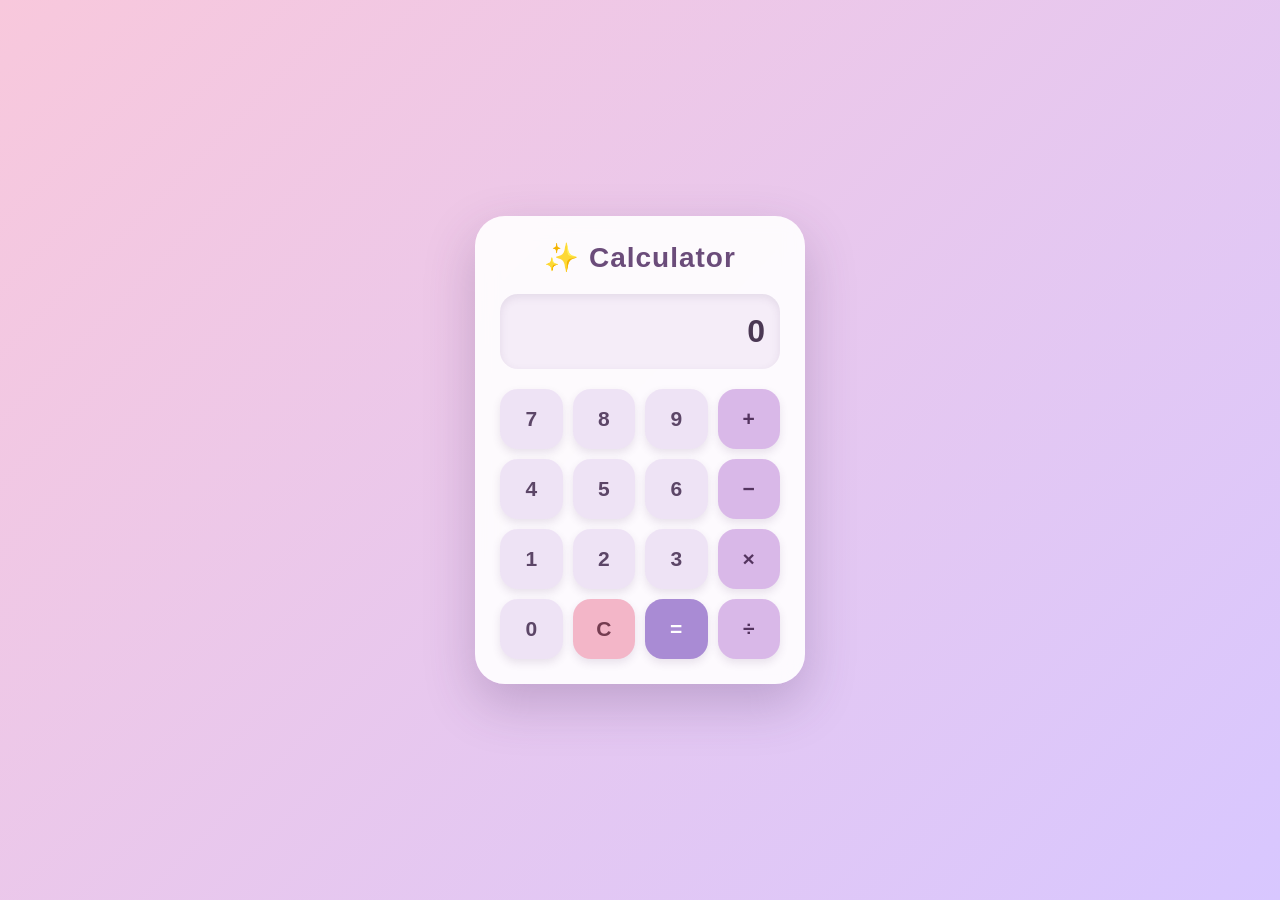
<file: index.html>
<!--Kristina Chorna 8/18/2026-->

<!DOCTYPE html>
<html lang="en">
<head>
   <meta charset="UTF-8">
   <meta name="viewport" content="width=device-width, initial-scale=1.0">
   <title>Pretty Calculator</title>
   <link rel="stylesheet" href="style.css">
</head>

<body>

   <div class="calculator">

      <h1>✨ Calculator</h1>

      <!-- Calculator display -->
      <input type="text" id="display" value="0" readonly>

      <!-- Calculator buttons -->
      <div class="buttons">

         <button onclick="appendValue('7')">7</button>
         <button onclick="appendValue('8')">8</button>
         <button onclick="appendValue('9')">9</button>
         <button onclick="setOperator('+')">+</button>

         <button onclick="appendValue('4')">4</button>
         <button onclick="appendValue('5')">5</button>
         <button onclick="appendValue('6')">6</button>
         <button onclick="setOperator('-')">−</button>

         <button onclick="appendValue('1')">1</button>
         <button onclick="appendValue('2')">2</button>
         <button onclick="appendValue('3')">3</button>
         <button onclick="setOperator('*')">×</button>

         <button onclick="appendValue('0')">0</button>
         <button onclick="clearDisplay()">C</button>
         <button onclick="calculate()">=</button>
         <button onclick="setOperator('/')">÷</button>

      </div>

   </div>

   <script src="script.js"></script>

</body>
</html>
</file>
<file: style.css>
* {
    box-sizing: border-box;
 }

 body {
    margin: 0;
    min-height: 100vh;
    display: flex;
    justify-content: center;
    align-items: center;
    font-family: "Segoe UI", Arial, sans-serif;
    background: linear-gradient(135deg, #f8c8dc, #d8c7ff);
 }

 .calculator {
    width: 330px;
    padding: 25px;
    background: rgba(255, 255, 255, 0.9);
    border-radius: 30px;
    box-shadow: 0 20px 50px rgba(80, 50, 100, 0.25);
    backdrop-filter: blur(10px);
 }

 h1 {
    margin: 0 0 20px;
    text-align: center;
    color: #6b4c7a;
    font-size: 28px;
    letter-spacing: 1px;
 }

 #display {
    width: 100%;
    height: 75px;
    margin-bottom: 20px;
    padding: 15px;
    border: none;
    border-radius: 18px;
    background: #f5edf8;
    color: #4b3854;
    font-size: 32px;
    font-weight: 600;
    text-align: right;
    box-shadow: inset 0 3px 8px rgba(80, 50, 100, 0.1);
 }

 .buttons {
    display: grid;
    grid-template-columns: repeat(4, 1fr);
    gap: 10px;
 }

 .buttons button {
    height: 60px;
    border: none;
    border-radius: 18px;
    background: #eee3f5;
    color: #5c4667;
    font-size: 21px;
    font-weight: 600;
    cursor: pointer;
    transition: all 0.2s ease;
    box-shadow: 0 4px 8px rgba(80, 50, 100, 0.12);
 }

 .buttons button:hover {
    transform: translateY(-3px);
    box-shadow: 0 7px 14px rgba(80, 50, 100, 0.18);
    background: #e4d5ed;
 }

 .buttons button:active {
    transform: scale(0.94);
 }

 /* Operator buttons */
 .buttons button:nth-child(4),
 .buttons button:nth-child(8),
 .buttons button:nth-child(12),
 .buttons button:nth-child(16) {
    background: #d9b8e8;
    color: #54345f;
 }

 .buttons button:nth-child(4):hover,
 .buttons button:nth-child(8):hover,
 .buttons button:nth-child(12):hover,
 .buttons button:nth-child(16):hover {
    background: #cba4df;
 }

 /* Clear button */
 .buttons button:nth-child(14) {
    background: #f3b6c8;
    color: #743c50;
 }

 .buttons button:nth-child(14):hover {
    background: #ec9fb6;
 }

 /* Equals button */
 .buttons button:nth-child(15) {
    background: #a98bd4;
    color: white;
 }

 .buttons button:nth-child(15):hover {
    background: #9473c5;
 }
</file>
